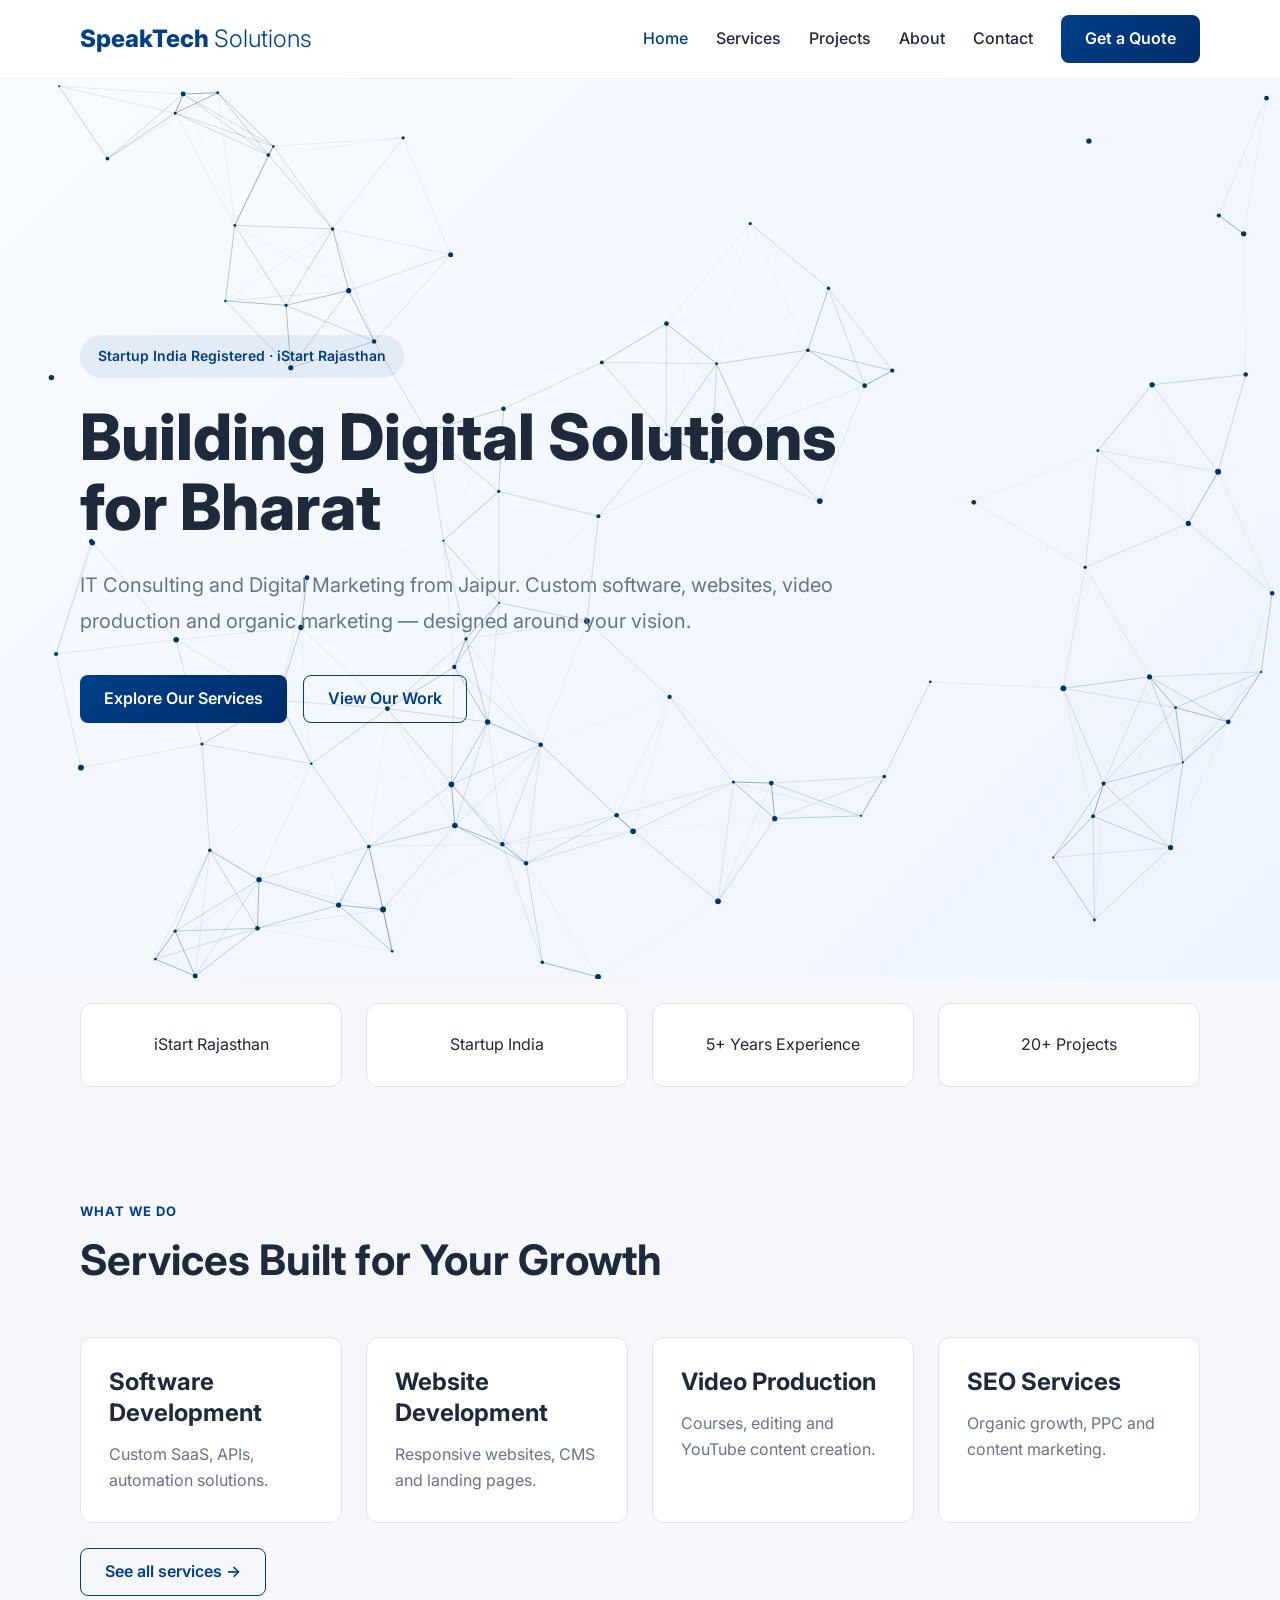
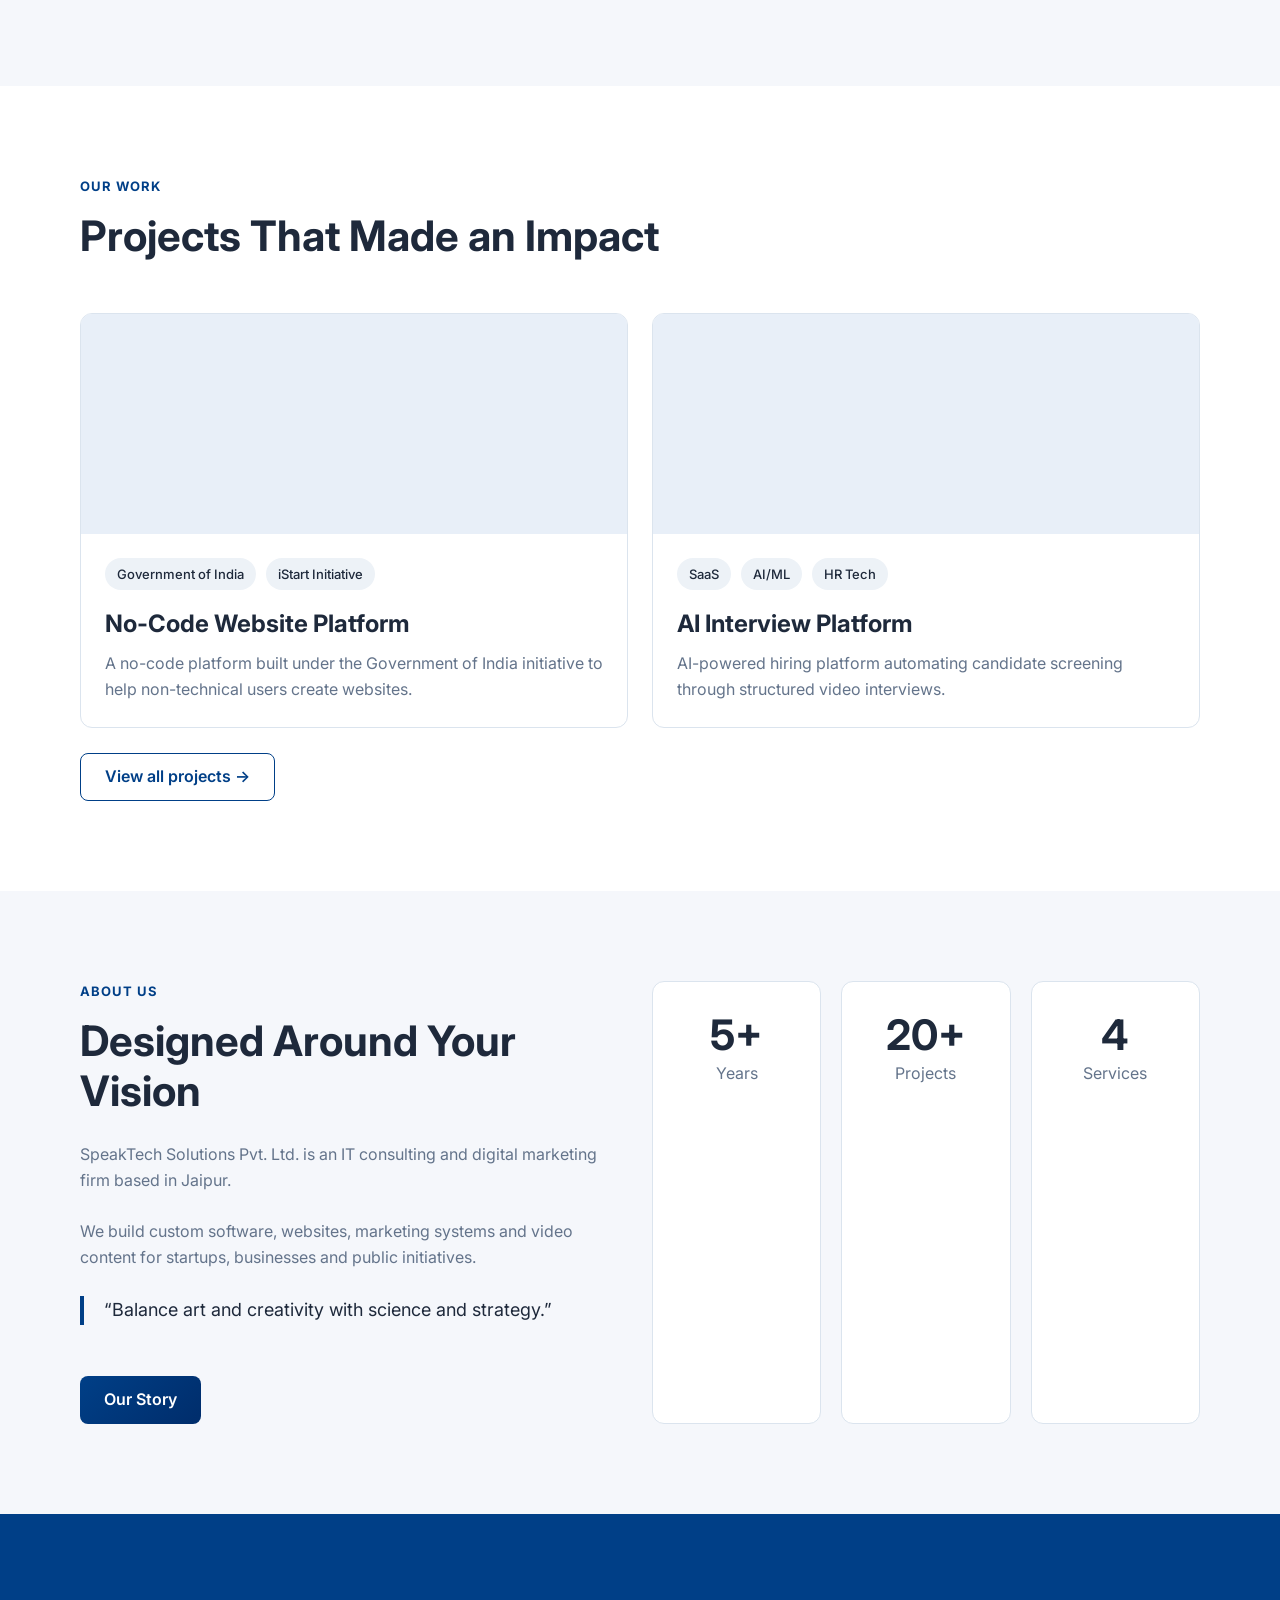
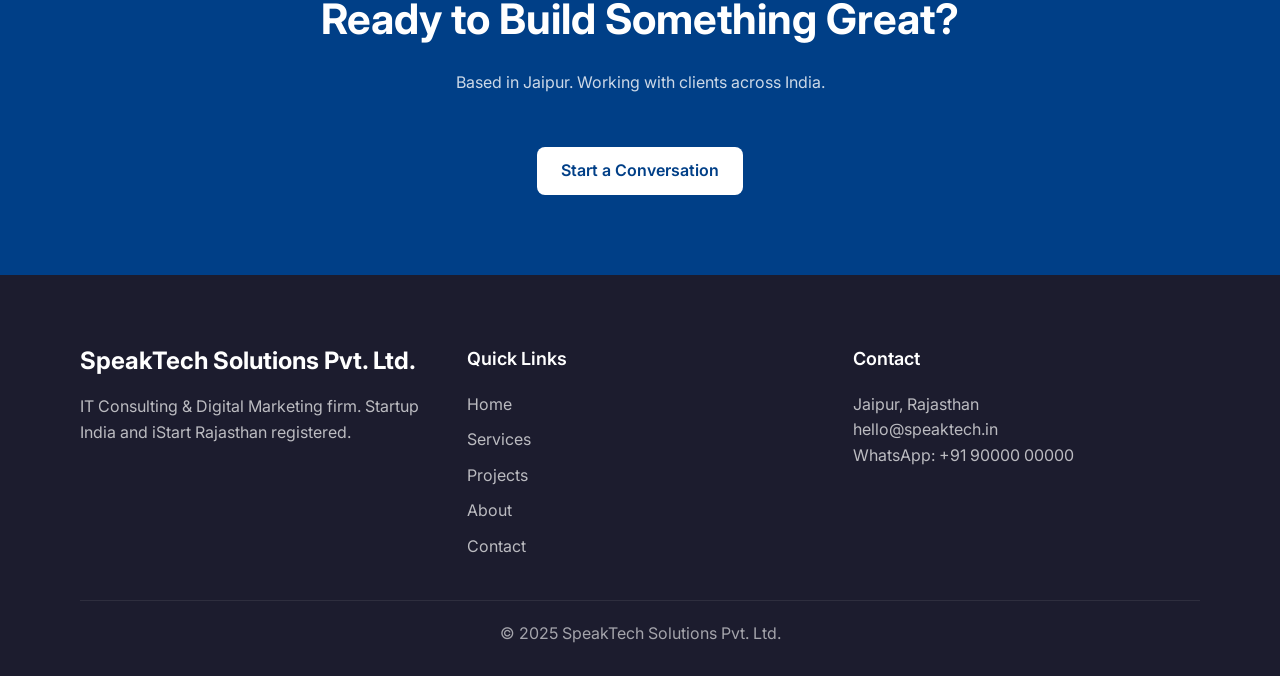
<file: index.html>
<!DOCTYPE html>
<html lang="en">

<head>

    <meta charset="UTF-8" />

    <meta
        name="viewport"
        content="width=device-width, initial-scale=1.0"
    />

    <title>
        SpeakTech Solutions | IT Consulting & Digital Marketing, Jaipur
    </title>

    <meta
        name="description"
        content="IT Consulting and Digital Marketing firm in Jaipur. Startup India and iStart registered."
    />

    <meta property="og:title" content="SpeakTech Technologies LLP | IT Consulting & Digital Marketing, Jaipur" />
    <meta property="og:description" content="IT Consulting and Digital Marketing firm in Jaipur. Custom software, websites, video production and organic marketing." />
    <meta property="og:type" content="website" />
    <meta property="og:url" content="https://speaktech-website.vercel.app" />
    <meta name="twitter:card" content="summary" />
    <meta name="robots" content="index, follow" />

    <!-- GOOGLE FONT -->
    <link rel="preconnect" href="https://fonts.googleapis.com">

    <link
        rel="preconnect"
        href="https://fonts.gstatic.com"
        crossorigin
    >

    <link
        href="https://fonts.googleapis.com/css2?family=Inter:wght@300;400;500;600;700;800;900&display=swap"
        rel="stylesheet"
    >

    <!-- CSS -->
    <link
        rel="stylesheet"
        href="css/styles.css"
    />

    <script type="application/ld+json">
    {
      "@context": "https://schema.org",
      "@type": "Organization",
      "name": "SpeakTech Technologies LLP",
      "url": "https://speaktech-website.vercel.app",
      "address": {
        "@type": "PostalAddress",
        "addressLocality": "Jaipur",
        "addressRegion": "Rajasthan",
        "addressCountry": "India"
      },
      "description": "IT Consulting and Digital Marketing firm based in Jaipur, Rajasthan. Registered with Startup India and iStart (Government of Rajasthan)."
    }
    </script>

</head>

<body>

    <!-- =========================
         NAVBAR
    ========================== -->

    <nav class="nav">

        <div class="container nav-wrapper">

            <!-- LOGO -->
            <a
                href="index.html"
                class="nav-logo"
            >
                SpeakTech
                <span>Solutions</span>
            </a>

            <!-- MENU -->
            <div class="nav-menu">

                <a
                    href="index.html"
                    class="nav-link active"
                >
                    Home
                </a>

                <a
                    href="pages/services.html"
                    class="nav-link"
                >
                    Services
                </a>

                <a
                    href="pages/projects.html"
                    class="nav-link"
                >
                    Projects
                </a>

                <a
                    href="pages/about.html"
                    class="nav-link"
                >
                    About
                </a>

                <a
                    href="pages/contact.html"
                    class="nav-link"
                >
                    Contact
                </a>

                <a
                    href="pages/contact.html"
                    class="btn-primary nav-cta"
                >
                    Get a Quote
                </a>

            </div>

            <!-- MOBILE BUTTON -->
            <button
                class="nav-hamburger"
                aria-label="Toggle Menu"
            >
                ☰
            </button>

        </div>

    </nav>

    <!-- =========================
         HERO
    ========================== -->

    <section class="hero">

        <!-- PARTICLE ANIMATION -->
        <canvas id="hero-animation"></canvas>

        <div class="container">

            <div class="hero-content">

                <div class="hero-badge">
                    Startup India Registered · iStart Rajasthan
                </div>

                <h1 class="hero-title">
                    Building Digital Solutions for Bharat
                </h1>

                <p class="hero-subtitle">
                    IT Consulting and Digital Marketing from Jaipur.
                    Custom software, websites, video production
                    and organic marketing — designed around your vision.
                </p>

                <div class="hero-cta-group">

                    <a
                        href="pages/services.html"
                        class="btn-primary"
                    >
                        Explore Our Services
                    </a>

                    <a
                        href="pages/projects.html"
                        class="btn-secondary"
                    >
                        View Our Work
                    </a>

                </div>

            </div>

        </div>

    </section>

    <!-- =========================
         TRUST STRIP
    ========================== -->

    <section class="trust-strip">

        <div class="container">

            <div class="grid-4 text-center">

                <div class="card">
                    iStart Rajasthan
                </div>

                <div class="card">
                    Startup India
                </div>

                <div class="card">
                    5+ Years Experience
                </div>

                <div class="card">
                    20+ Projects
                </div>

            </div>

        </div>

    </section>

    <!-- =========================
         SERVICES PREVIEW
    ========================== -->

    <section class="section section-alt">

        <div class="container">

            <p class="section-label">
                WHAT WE DO
            </p>

            <h2>
                Services Built for Your Growth
            </h2>

            <br /><br />

            <div class="grid-4">

                <!-- CARD -->
                <div class="card card-service">

                    <h3>
                        Software Development
                    </h3>

                    <p>
                        Custom SaaS, APIs,
                        automation solutions.
                    </p>

                </div>

                <!-- CARD -->
                <div class="card card-service">

                    <h3>
                        Website Development
                    </h3>

                    <p>
                        Responsive websites,
                        CMS and landing pages.
                    </p>

                </div>

                <!-- CARD -->
                <div class="card card-service">

                    <h3>
                        Video Production
                    </h3>

                    <p>
                        Courses, editing and
                        YouTube content creation.
                    </p>

                </div>

                <!-- CARD -->
                <div class="card card-service">

                    <h3>
                        SEO Services
                    </h3>

                    <p>
                        Organic growth, PPC
                        and content marketing.
                    </p>

                </div>

            </div>

            <br />

            <a
                href="pages/services.html"
                class="btn-secondary"
            >
                See all services →
            </a>

        </div>

    </section>

    <!-- =========================
         FEATURED PROJECTS
    ========================== -->

    <section class="section">

        <div class="container">

            <p class="section-label">
                OUR WORK
            </p>

            <h2>
                Projects That Made an Impact
            </h2>

            <br /><br />

            <div class="grid-2">

                <!-- PROJECT -->
                <div class="card-project">

                    <div class="project-image"></div>

                    <div class="project-content">

                        <div class="project-chips">

                            <span class="badge">
                                Government of India
                            </span>

                            <span class="badge">
                                iStart Initiative
                            </span>

                        </div>

                        <h3>
                            No-Code Website Platform
                        </h3>

                        <p>
                            A no-code platform built under the
                            Government of India initiative to
                            help non-technical users create websites.
                        </p>

                    </div>

                </div>

                <!-- PROJECT -->
                <div class="card-project">

                    <div class="project-image"></div>

                    <div class="project-content">

                        <div class="project-chips">

                            <span class="badge">
                                SaaS
                            </span>

                            <span class="badge">
                                AI/ML
                            </span>

                            <span class="badge">
                                HR Tech
                            </span>

                        </div>

                        <h3>
                            AI Interview Platform
                        </h3>

                        <p>
                            AI-powered hiring platform automating
                            candidate screening through structured
                            video interviews.
                        </p>

                    </div>

                </div>

            </div>

            <br />

            <a
                href="pages/projects.html"
                class="btn-secondary"
            >
                View all projects →
            </a>

        </div>

    </section>

    <!-- =========================
         ABOUT SECTION
    ========================== -->

    <section class="section section-alt">

        <div class="container grid-2">

            <!-- LEFT -->
            <div>

                <p class="section-label">
                    ABOUT US
                </p>

                <h2>
                    Designed Around Your Vision
                </h2>

                <br />

                <p>
                    SpeakTech Solutions Pvt. Ltd. is an
                    IT consulting and digital marketing
                    firm based in Jaipur.
                </p>

                <br />

                <p>
                    We build custom software, websites,
                    marketing systems and video content
                    for startups, businesses and public initiatives.
                </p>

                <br />

                <blockquote class="about-quote">

                    “Balance art and creativity with
                    science and strategy.”

                </blockquote>

                <br /><br />

                <a
                    href="pages/about.html"
                    class="btn-primary"
                >
                    Our Story
                </a>

            </div>

            <!-- RIGHT -->
            <div class="stats-grid">

                <div class="card text-center">

                    <h2>
                        5+
                    </h2>

                    <p>
                        Years
                    </p>

                </div>

                <div class="card text-center">

                    <h2>
                        20+
                    </h2>

                    <p>
                        Projects
                    </p>

                </div>

                <div class="card text-center">

                    <h2>
                        4
                    </h2>

                    <p>
                        Services
                    </p>

                </div>

            </div>

        </div>

    </section>

    <!-- =========================
         CTA
    ========================== -->

    <section class="cta-banner">

        <div class="container">

            <h2>
                Ready to Build Something Great?
            </h2>

            <br />

            <p>
                Based in Jaipur.
                Working with clients across India.
            </p>

            <br /><br />

            <a
                href="pages/contact.html"
                class="btn-secondary"
                style="
                    background:white;
                    color:#003f87;
                    border:none;
                "
            >
                Start a Conversation
            </a>

        </div>

    </section>

    <!-- =========================
         FOOTER
    ========================== -->

    <footer class="footer">

        <div class="container">

            <div class="footer-grid">

                <!-- COL 1 -->
                <div>

                    <h3>
                        SpeakTech Solutions Pvt. Ltd.
                    </h3>

                    <p>
                        IT Consulting & Digital Marketing firm.
                        Startup India and iStart Rajasthan registered.
                    </p>

                </div>

                <!-- COL 2 -->
                <div>

                    <h4>
                        Quick Links
                    </h4>

                    <div class="footer-links">

                        <a href="index.html">
                            Home
                        </a>

                        <a href="pages/services.html">
                            Services
                        </a>

                        <a href="pages/projects.html">
                            Projects
                        </a>

                        <a href="pages/about.html">
                            About
                        </a>

                        <a href="pages/contact.html">
                            Contact
                        </a>

                    </div>

                </div>

                <!-- COL 3 -->
                <div>

                    <h4>
                        Contact
                    </h4>

                    <p>
                        Jaipur, Rajasthan
                    </p>

                    <p>
                        hello@speaktech.in
                    </p>

                    <p>
                        WhatsApp: +91 90000 00000
                    </p>

                </div>

            </div>

            <!-- BOTTOM -->
            <div class="footer-bottom">

                © 2025 SpeakTech Solutions Pvt. Ltd.

            </div>

        </div>

    </footer>

    <!-- JS -->
  
    <script src="js/main.js"></script>

    <!-- HERO ANIMATION -->
    <script src="js/hero-animation.js"></script>

</body>

</html>
</file>
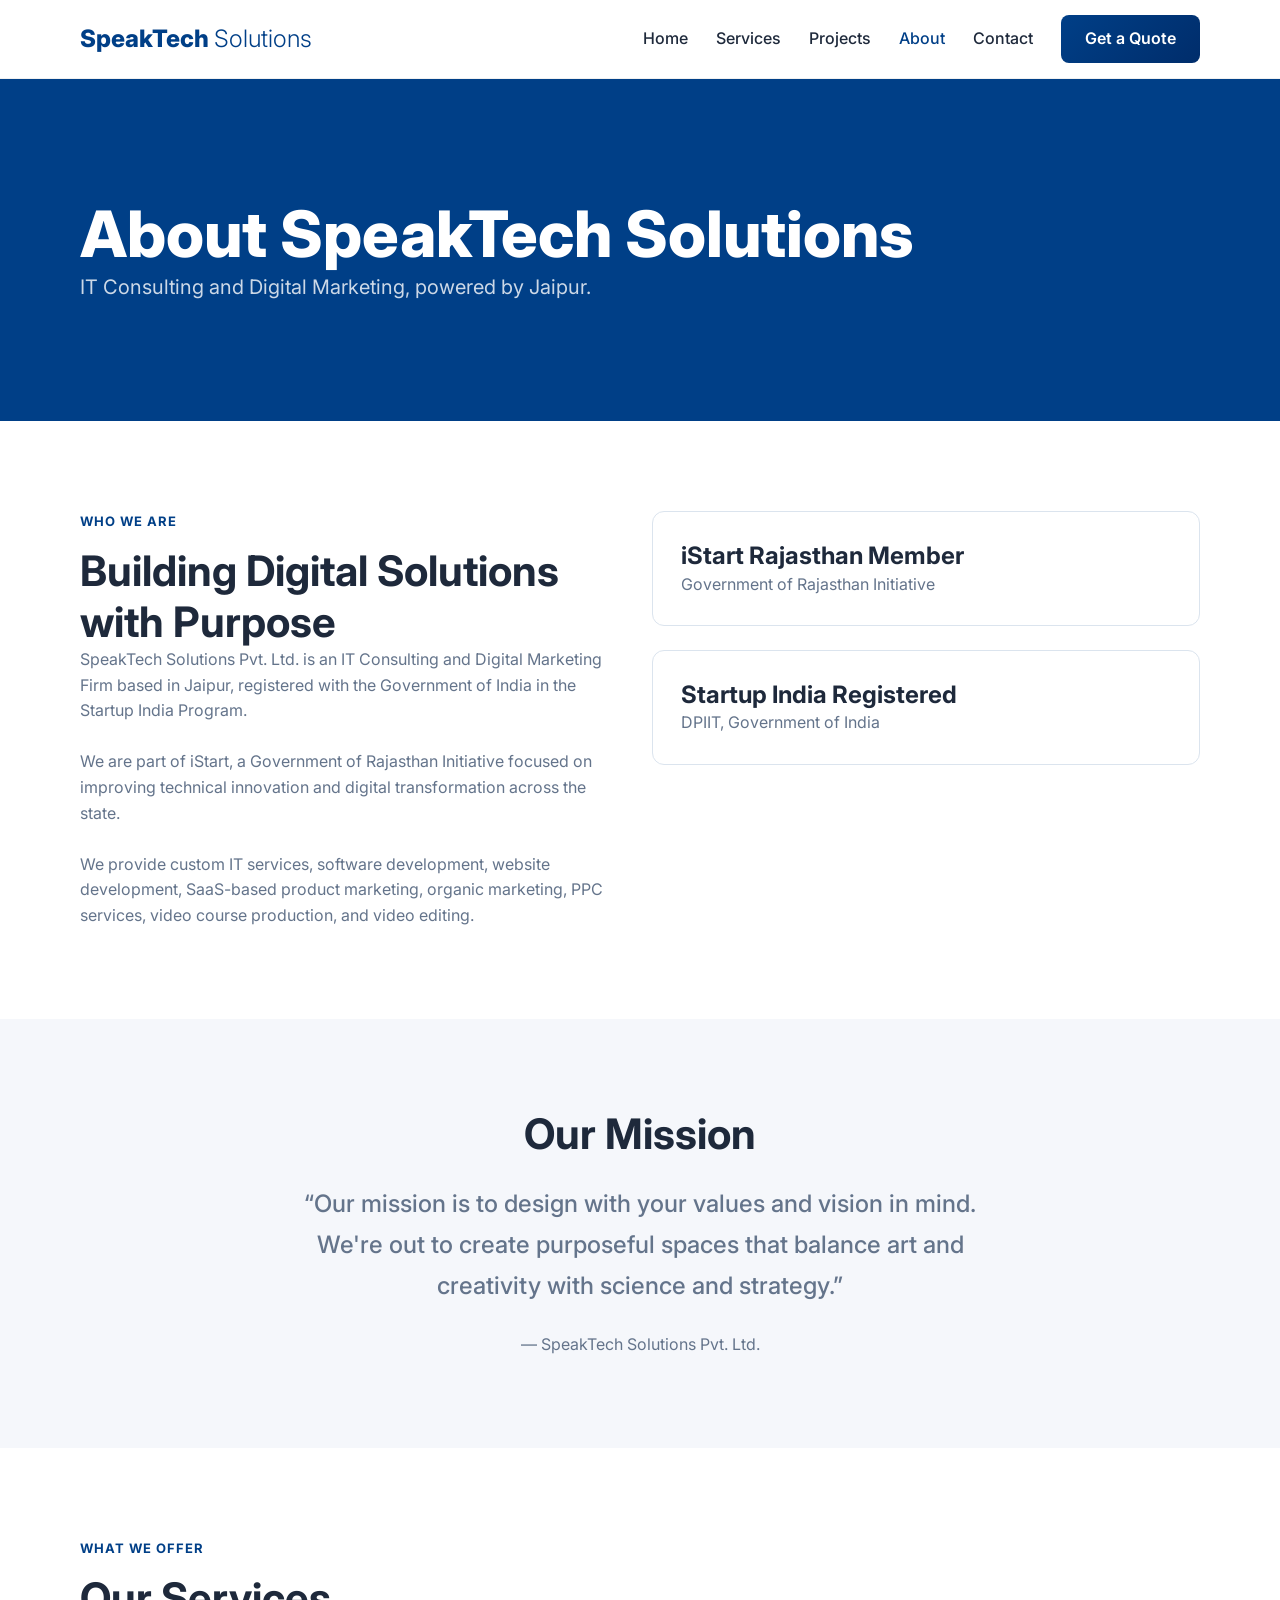
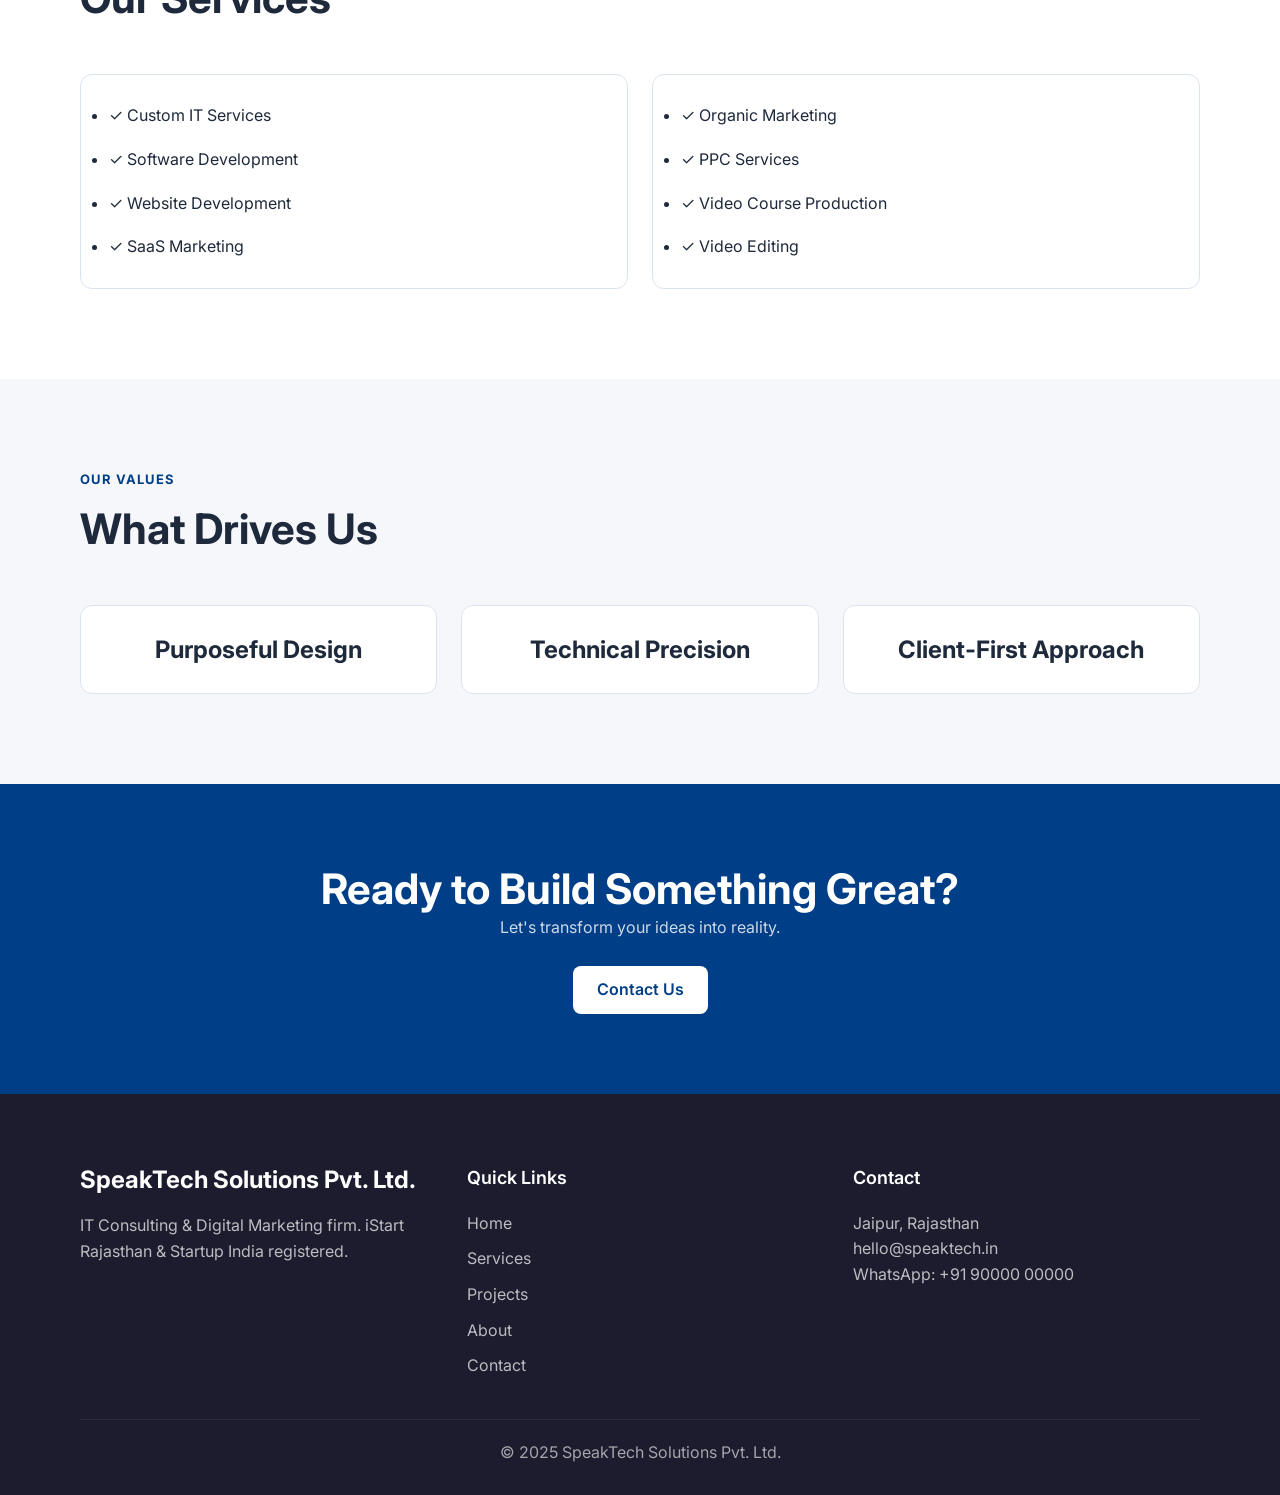
<file: pages/about.html>
<!DOCTYPE html>
<html lang="en">

<head>
  <meta charset="UTF-8" />

  <meta
    name="viewport"
    content="width=device-width, initial-scale=1.0"
  />

  <title>
    About Us | SpeakTech Solutions
  </title>

  <meta
    name="description"
    content="Learn about SpeakTech Solutions Pvt. Ltd. — IT Consulting and Digital Marketing firm based in Jaipur."
  />

  <meta property="og:title" content="About Us | SpeakTech Technologies LLP" />
  <meta property="og:description" content="Learn about SpeakTech Technologies LLP — IT Consulting and Digital Marketing firm based in Jaipur, Rajasthan." />
  <meta property="og:type" content="website" />
  <meta property="og:url" content="https://speaktech-website.vercel.app/pages/about.html" />
  <meta name="twitter:card" content="summary" />
  <meta name="robots" content="index, follow" />

  <!-- GOOGLE FONTS -->
  <link rel="preconnect" href="https://fonts.googleapis.com">
  <link rel="preconnect" href="https://fonts.gstatic.com" crossorigin>
  <link href="https://fonts.googleapis.com/css2?family=Inter:wght@300;400;500;600;700;800;900&display=swap" rel="stylesheet">

  <link
    rel="stylesheet"
    href="../css/styles.css"
  />
</head>

<body>

  <!-- NAVBAR -->
  <nav class="nav">

    <div class="container nav-wrapper">

      <a
        href="../index.html"
        class="nav-logo"
      >
        SpeakTech
        <span>Solutions</span>
      </a>

      <div class="nav-menu">

        <a
          href="../index.html"
          class="nav-link"
        >
          Home
        </a>

        <a
          href="services.html"
          class="nav-link"
        >
          Services
        </a>

        <a
          href="projects.html"
          class="nav-link"
        >
          Projects
        </a>

        <a
          href="about.html"
          class="nav-link active"
        >
          About
        </a>

        <a
          href="contact.html"
          class="nav-link"
        >
          Contact
        </a>

        <a
          href="contact.html"
          class="btn-primary nav-cta"
        >
          Get a Quote
        </a>

      </div>

      <button
        class="nav-hamburger"
        aria-label="Toggle Menu"
      >
        ☰
      </button>

    </div>

  </nav>

  <!-- HERO -->
  <section class="page-hero">

    <div class="container">

      <h1>
        About SpeakTech Solutions
      </h1>

      <p class="hero-subtitle">
        IT Consulting and Digital Marketing,
        powered by Jaipur.
      </p>

    </div>

  </section>

  <!-- STORY -->
  <section class="section">

    <div class="container">

      <div class="grid-2">

        <!-- LEFT -->
        <div>

          <p class="section-label">
            WHO WE ARE
          </p>

          <h2>
            Building Digital Solutions with Purpose
          </h2>

          <p>
            SpeakTech Solutions Pvt. Ltd. is an
            IT Consulting and Digital Marketing
            Firm based in Jaipur, registered
            with the Government of India in the
            Startup India Program.
          </p>

          <br />

          <p>
            We are part of iStart, a Government
            of Rajasthan Initiative focused on
            improving technical innovation and
            digital transformation across the state.
          </p>

          <br />

          <p>
            We provide custom IT services,
            software development, website
            development, SaaS-based product
            marketing, organic marketing,
            PPC services, video course
            production, and video editing.
          </p>

        </div>

        <!-- RIGHT -->
        <div
          style="
            display:flex;
            flex-direction:column;
            gap:24px;
          "
        >

          <div class="card">

            <h3>
              iStart Rajasthan Member
            </h3>

            <p>
              Government of Rajasthan Initiative
            </p>

          </div>

          <div class="card">

            <h3>
              Startup India Registered
            </h3>

            <p>
              DPIIT, Government of India
            </p>

          </div>

        </div>

      </div>

    </div>

  </section>

  <!-- MISSION -->
  <section class="section section-alt">

    <div class="container">

      <div
        style="
          max-width:720px;
          margin:auto;
          text-align:center;
        "
      >

        <h2>
          Our Mission
        </h2>

        <br />

        <p
          style="
            font-size:24px;
            line-height:1.7;
            font-weight:500;
          "
        >
          “Our mission is to design with your
          values and vision in mind. We're out
          to create purposeful spaces that
          balance art and creativity with
          science and strategy.”
        </p>

        <br />

        <p>
          — SpeakTech Solutions Pvt. Ltd.
        </p>

      </div>

    </div>

  </section>

  <!-- SERVICES -->
  <section class="section">

    <div class="container">

      <p class="section-label">
        WHAT WE OFFER
      </p>

      <h2>
        Our Services
      </h2>

      <br /><br />

      <div class="grid-2">

        <div class="card">

          <ul
            style="
              display:flex;
              flex-direction:column;
              gap:18px;
            "
          >

            <li>✓ Custom IT Services</li>

            <li>✓ Software Development</li>

            <li>✓ Website Development</li>

            <li>✓ SaaS Marketing</li>

          </ul>

        </div>

        <div class="card">

          <ul
            style="
              display:flex;
              flex-direction:column;
              gap:18px;
            "
          >

            <li>✓ Organic Marketing</li>

            <li>✓ PPC Services</li>

            <li>✓ Video Course Production</li>

            <li>✓ Video Editing</li>

          </ul>

        </div>

      </div>

    </div>

  </section>

  <!-- VALUES -->
  <section class="section section-alt">

    <div class="container">

      <p class="section-label">
        OUR VALUES
      </p>

      <h2>
        What Drives Us
      </h2>

      <br /><br />

      <div class="grid-3">

        <div class="card text-center">

          <h3>
            Purposeful Design
          </h3>

        </div>

        <div class="card text-center">

          <h3>
            Technical Precision
          </h3>

        </div>

        <div class="card text-center">

          <h3>
            Client-First Approach
          </h3>

        </div>

      </div>

    </div>

  </section>

  <!-- CTA -->
  <section class="cta-banner">

    <div class="container">

      <h2>
        Ready to Build Something Great?
      </h2>

      <p>
        Let's transform your ideas into reality.
      </p>

      <br />

      <a
        href="contact.html"
        class="btn-secondary"
        style="
          background:white;
          color:#003f87;
          border:none;
        "
      >
        Contact Us
      </a>

    </div>

  </section>

  <!-- FOOTER -->
  <footer class="footer">

    <div class="container">

      <div class="footer-grid">

        <div>

          <h3>
            SpeakTech Solutions Pvt. Ltd.
          </h3>

          <p>
            IT Consulting & Digital Marketing firm.
            iStart Rajasthan & Startup India registered.
          </p>

        </div>

        <div>

          <h4>
            Quick Links
          </h4>

          <div class="footer-links">

            <a href="../index.html">
              Home
            </a>

            <a href="services.html">
              Services
            </a>

            <a href="projects.html">
              Projects
            </a>

            <a href="about.html">
              About
            </a>

            <a href="contact.html">
              Contact
            </a>

          </div>

        </div>

        <div>

          <h4>
            Contact
          </h4>

          <p>
            Jaipur, Rajasthan
          </p>

          <p>
            hello@speaktech.in
          </p>

          <p>
            WhatsApp: +91 90000 00000
          </p>

        </div>

      </div>

      <div class="footer-bottom">
        © 2025 SpeakTech Solutions Pvt. Ltd.
      </div>

    </div>

  </footer>

  
  <script src="../js/main.js"></script>

</body>

</html>
</file>
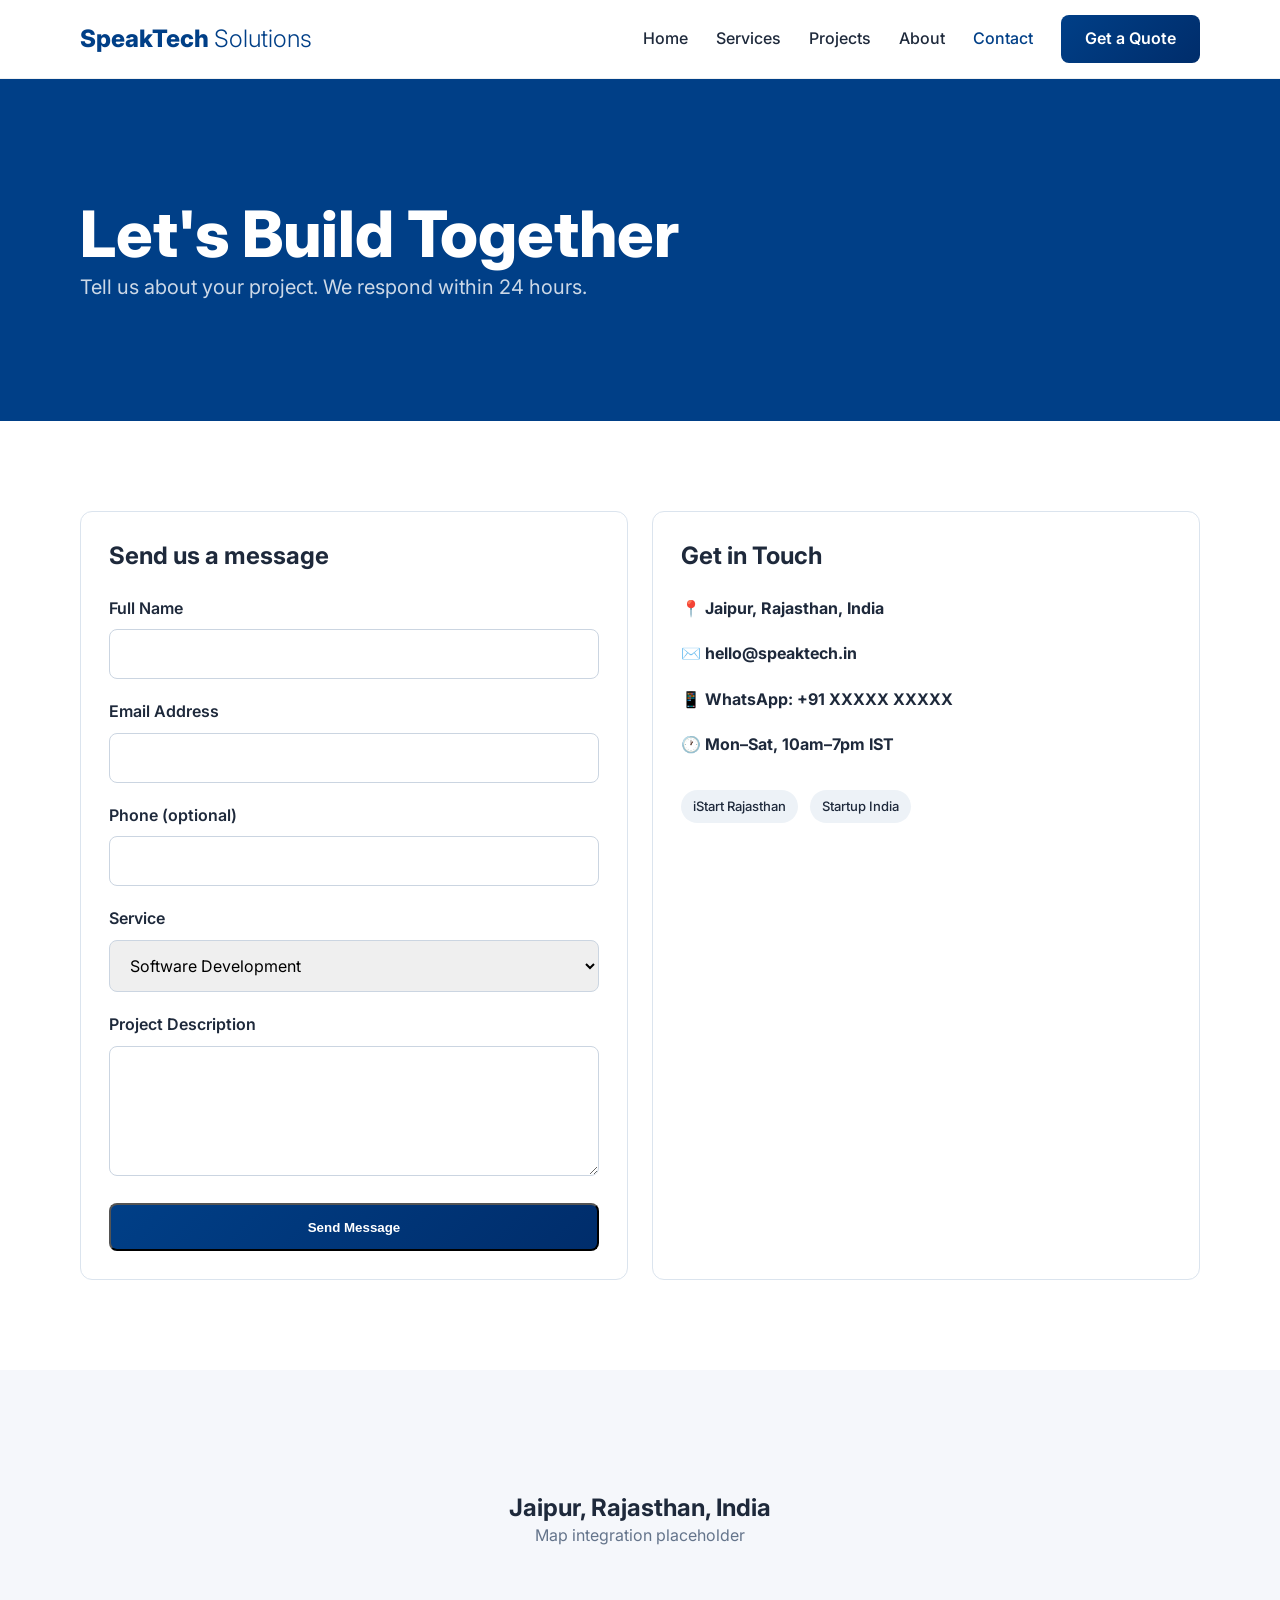
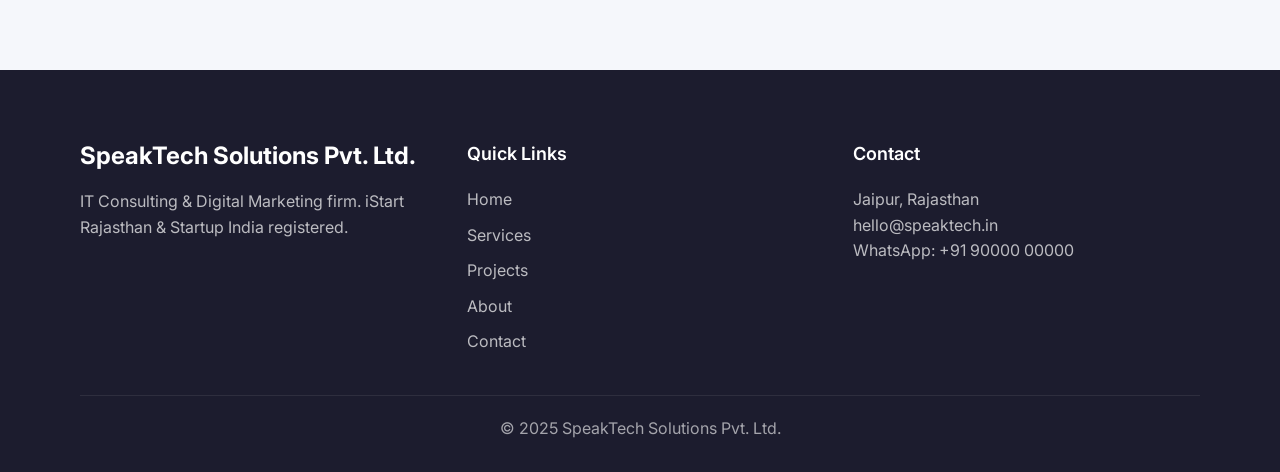
<file: pages/contact.html>
<!DOCTYPE html>
<html lang="en">
<head>
  <meta charset="UTF-8" />
  <meta name="viewport" content="width=device-width, initial-scale=1.0" />

  <title>Contact Us | SpeakTech Solutions</title>

  <meta
    name="description"
    content="Contact SpeakTech Solutions for IT consulting, software development, websites, SEO, and digital solutions."
  />

  <meta property="og:title" content="Contact Us | SpeakTech Technologies LLP" />
  <meta property="og:description" content="Contact SpeakTech Technologies LLP for IT consulting, software development, websites, SEO, and digital solutions." />
  <meta property="og:type" content="website" />
  <meta property="og:url" content="https://speaktech-website.vercel.app/pages/contact.html" />
  <meta name="twitter:card" content="summary" />
  <meta name="robots" content="index, follow" />

  <!-- GOOGLE FONTS -->
  <link rel="preconnect" href="https://fonts.googleapis.com">
  <link rel="preconnect" href="https://fonts.gstatic.com" crossorigin>
  <link href="https://fonts.googleapis.com/css2?family=Inter:wght@300;400;500;600;700;800;900&display=swap" rel="stylesheet">

  <link rel="stylesheet" href="../css/styles.css" />
</head>

<body>

  <!-- NAVBAR -->
  <nav class="nav">
    <div class="container nav-wrapper">

      <a href="../index.html" class="nav-logo">
        SpeakTech <span>Solutions</span>
      </a>

      <div class="nav-menu">
        <a href="../index.html" class="nav-link">Home</a>

        <a href="services.html" class="nav-link">
          Services
        </a>

        <a href="projects.html" class="nav-link">
          Projects
        </a>

        <a href="about.html" class="nav-link">
          About
        </a>

        <a
          href="contact.html"
          class="nav-link active"
        >
          Contact
        </a>

        <a
          href="contact.html"
          class="btn-primary nav-cta"
        >
          Get a Quote
        </a>
      </div>

      <button
        class="nav-hamburger"
        aria-label="Toggle Navigation"
      >
        ☰
      </button>

    </div>
  </nav>

  <!-- HERO -->
  <section class="page-hero">

    <div class="container">

      <h1>Let's Build Together</h1>

      <p class="hero-subtitle">
        Tell us about your project.
        We respond within 24 hours.
      </p>

    </div>

  </section>

  <!-- CONTACT SECTION -->
  <section class="section">

    <div class="container">

      <div class="grid-2">

        <!-- FORM -->
        <div class="card">

          <h3 style="margin-bottom: 24px;">
            Send us a message
          </h3>

          <form class="contact-form">

            <div class="form-group">

              <label class="form-label" for="fullname">
                Full Name
              </label>

              <input
                type="text"
                id="fullname"
                class="form-input"
                required
              />

            </div>

            <div class="form-group">

              <label class="form-label" for="email">
                Email Address
              </label>

              <input
                type="email"
                id="email"
                class="form-input"
                required
              />

            </div>

            <div class="form-group">

              <label class="form-label" for="phone">
                Phone (optional)
              </label>

              <input
                type="tel"
                id="phone"
                class="form-input"
              />

            </div>

            <div class="form-group">

              <label class="form-label" for="service">
                Service
              </label>

              <select
                id="service"
                class="form-select"
              >
                <option>Software Development</option>
                <option>Website Development</option>
                <option>Video Production</option>
                <option>SEO Services</option>
                <option>Other</option>
              </select>

            </div>

            <div class="form-group">

              <label
                class="form-label"
                for="description"
              >
                Project Description
              </label>

              <textarea
                id="description"
                rows="5"
                class="form-textarea"
                required
              ></textarea>

            </div>

            <button
              type="submit"
              class="btn-primary"
              style="width: 100%;"
            >
              Send Message
            </button>

          </form>

        </div>

        <!-- CONTACT INFO -->
        <div class="card">

          <h3 style="margin-bottom: 24px;">
            Get in Touch
          </h3>

          <div
            style="
              display: flex;
              flex-direction: column;
              gap: 20px;
            "
          >

            <div>
              <strong>📍 Jaipur, Rajasthan, India</strong>
            </div>

            <div>
              <strong>✉️ hello@speaktech.in</strong>
            </div>

            <div>
              <strong>📱 WhatsApp: +91 XXXXX XXXXX</strong>
            </div>

            <div>
              <strong>🕐 Mon–Sat, 10am–7pm IST</strong>
            </div>

          </div>

          <div
            style="
              display: flex;
              gap: 12px;
              margin-top: 32px;
            "
          >

            <span class="badge">
              iStart Rajasthan
            </span>

            <span class="badge">
              Startup India
            </span>

          </div>

        </div>

      </div>

    </div>

  </section>

  <!-- MAP PLACEHOLDER -->
  <section
    class="section-alt"
    style="
      height: 300px;
      display: flex;
      align-items: center;
      justify-content: center;
      text-align: center;
    "
  >

    <div>

      <h3>Jaipur, Rajasthan, India</h3>

      <p>
        Map integration placeholder
      </p>

    </div>

  </section>

  <!-- CTA -->
  

  <!-- FOOTER -->
  <footer class="footer">

    <div class="container">

      <div class="footer-grid">

        <div>

          <h3>
            SpeakTech Solutions Pvt. Ltd.
          </h3>

          <p>
            IT Consulting & Digital Marketing firm.
            iStart Rajasthan & Startup India registered.
          </p>

        </div>

        <div>

          <h4>Quick Links</h4>

          <div class="footer-links">

            <a href="../index.html">Home</a>

            <a href="services.html">
              Services
            </a>

            <a href="projects.html">
              Projects
            </a>

            <a href="about.html">
              About
            </a>

            <a href="contact.html">
              Contact
            </a>

          </div>

        </div>

        <div>

          <h4>Contact</h4>

          <p>Jaipur, Rajasthan</p>

          <p>hello@speaktech.in</p>

          <p>WhatsApp: +91 90000 00000</p>

        </div>

      </div>

      <div class="footer-bottom">
        © 2025 SpeakTech Solutions Pvt. Ltd.
      </div>

    </div>

  </footer>

 
  <script src="../js/main.js"></script>

</body>
</html>
</file>
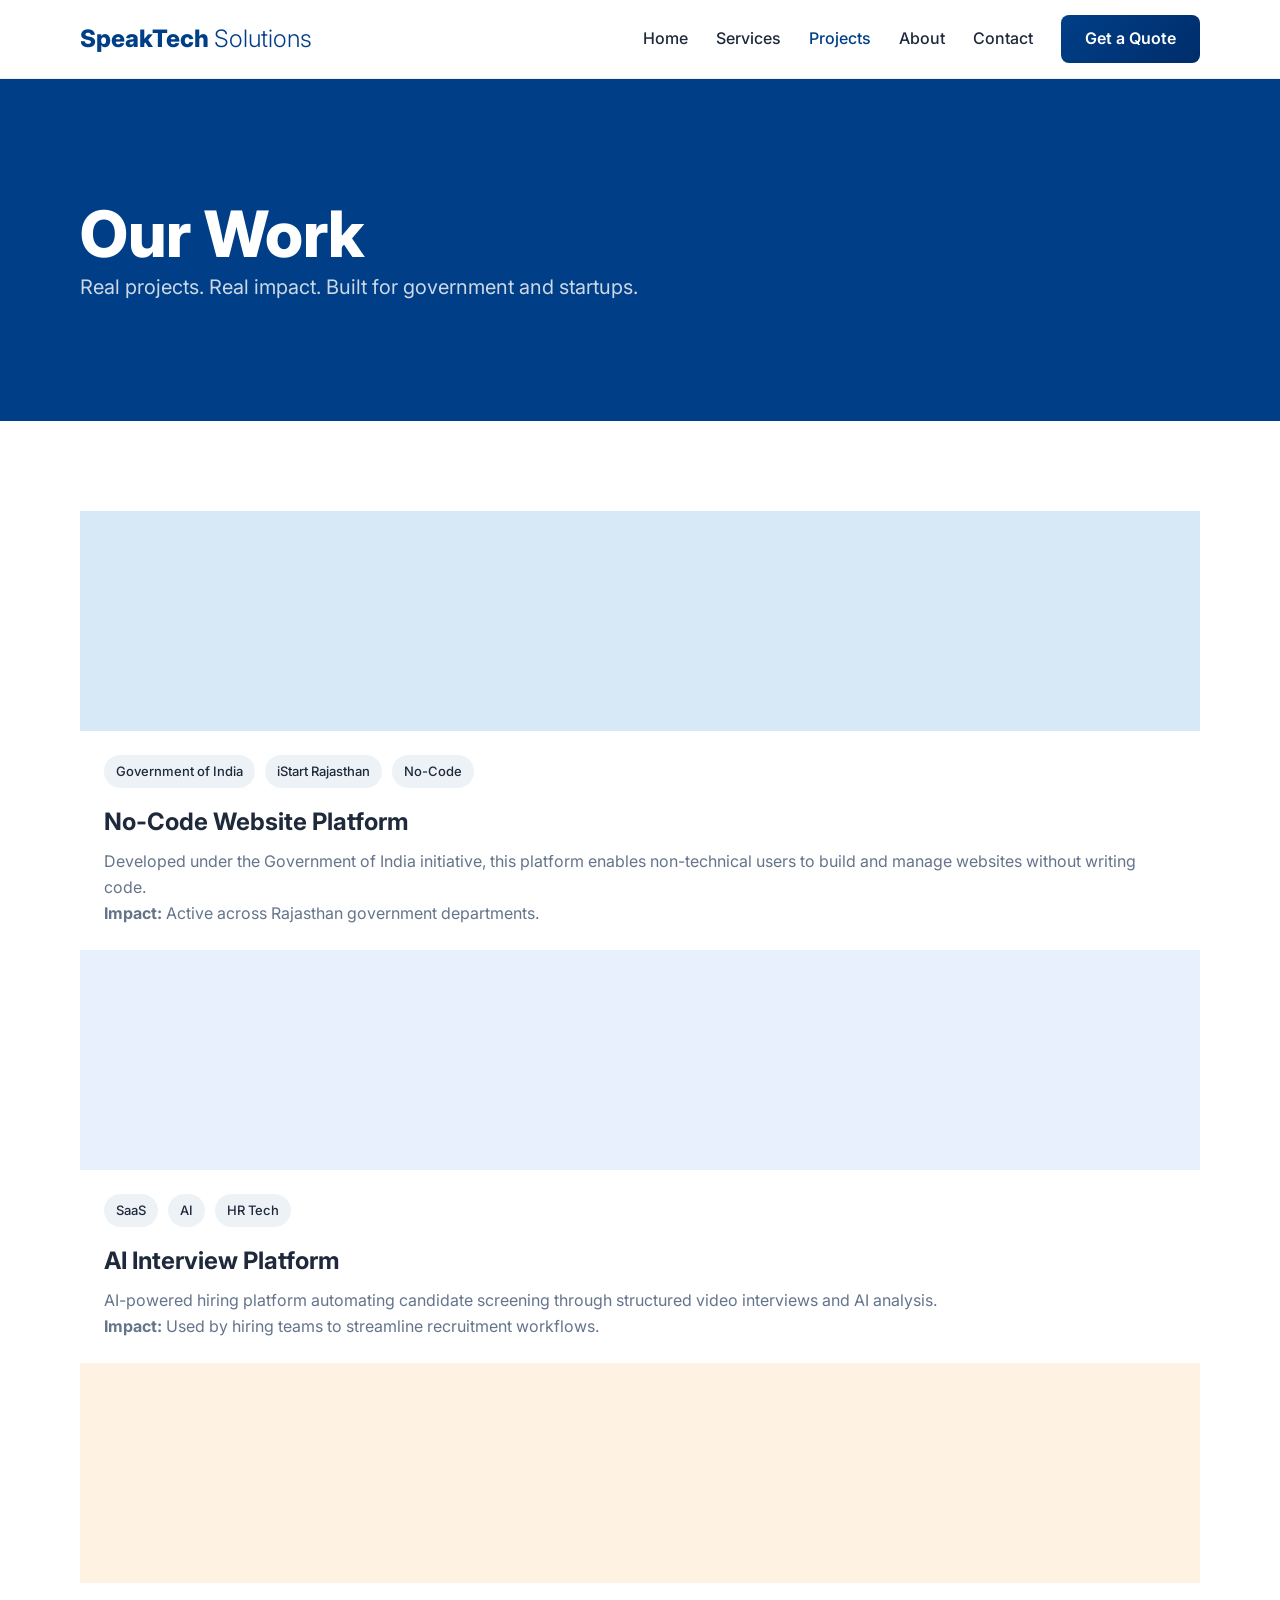
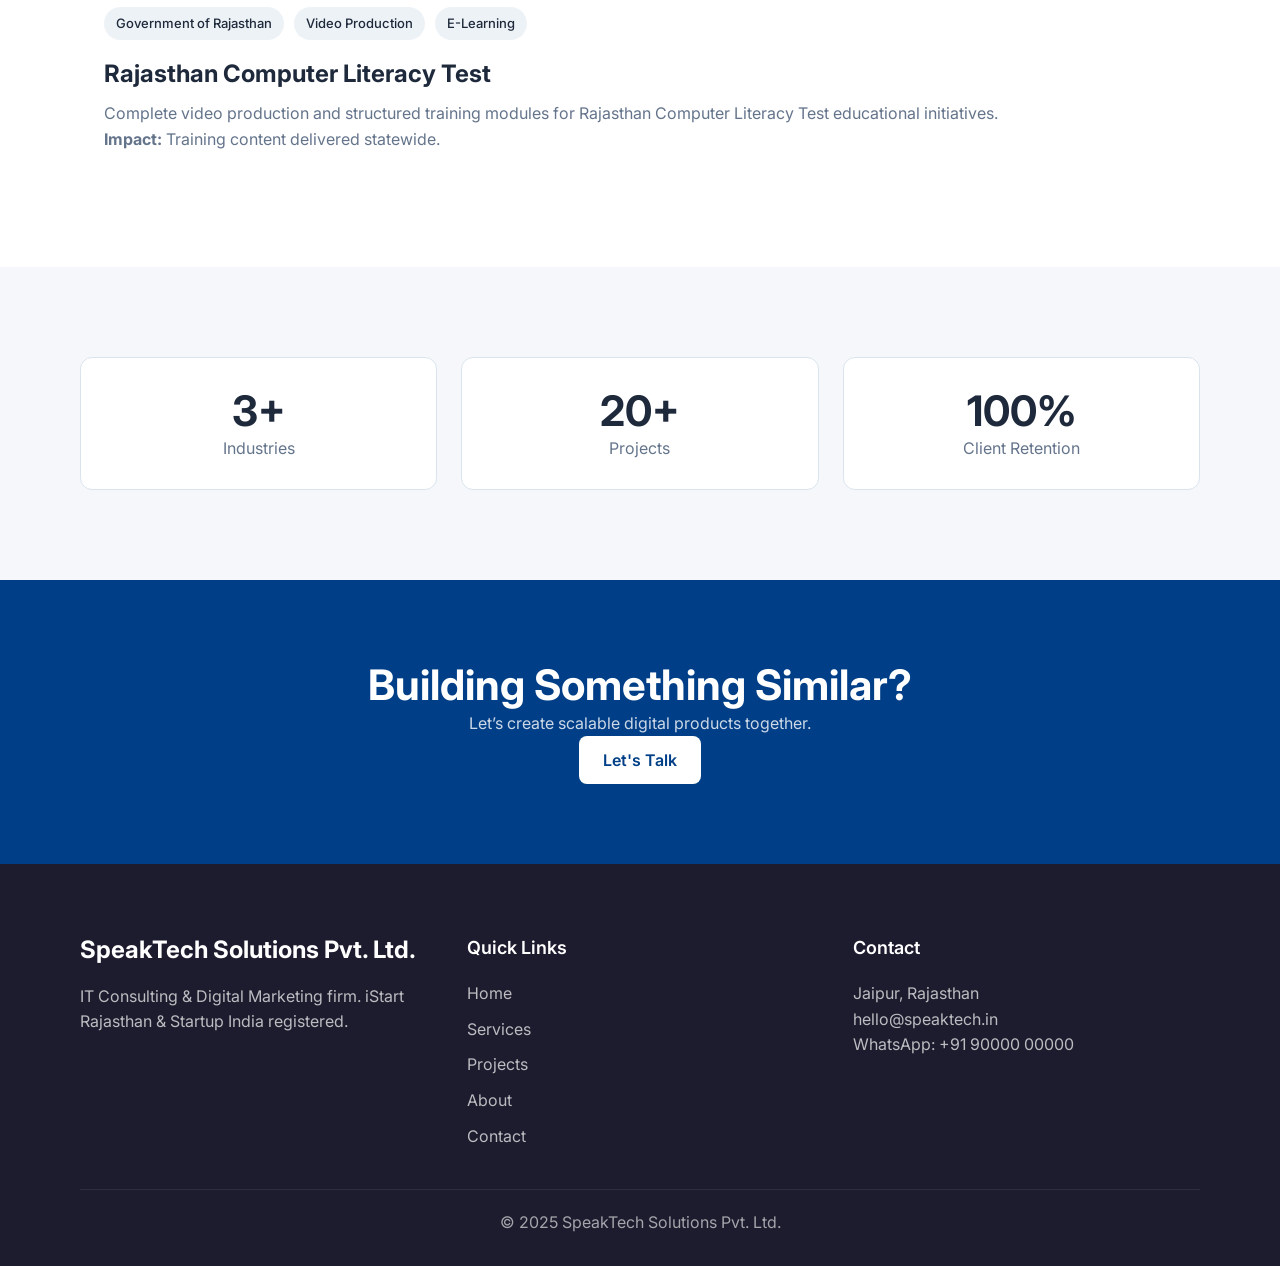
<file: pages/projects.html>
<!DOCTYPE html>
<html lang="en">

<head>

  <meta charset="UTF-8" />

  <meta
    name="viewport"
    content="width=device-width, initial-scale=1.0"
  />

  <title>
    Our Projects | SpeakTech Solutions
  </title>

  <meta
    name="description"
    content="Explore projects by SpeakTech Solutions including AI platforms, government initiatives and SaaS systems."
  />

  <meta property="og:title" content="Our Projects | SpeakTech Technologies LLP" />
  <meta property="og:description" content="Explore projects by SpeakTech Technologies LLP including AI platforms, government initiatives and SaaS systems." />
  <meta property="og:type" content="website" />
  <meta property="og:url" content="https://speaktech-website.vercel.app/pages/projects.html" />
  <meta name="twitter:card" content="summary" />
  <meta name="robots" content="index, follow" />

  <!-- GOOGLE FONTS -->
  <link rel="preconnect" href="https://fonts.googleapis.com">
  <link rel="preconnect" href="https://fonts.gstatic.com" crossorigin>
  <link href="https://fonts.googleapis.com/css2?family=Inter:wght@300;400;500;600;700;800;900&display=swap" rel="stylesheet">

  <link
    rel="stylesheet"
    href="../css/styles.css"
  />

</head>

<body>

  <!-- NAVBAR -->
  <nav class="nav">

    <div class="container nav-wrapper">

      <a
        href="../index.html"
        class="nav-logo"
      >
        SpeakTech
        <span>Solutions</span>
      </a>

      <div class="nav-menu">

        <a
          href="../index.html"
          class="nav-link"
        >
          Home
        </a>

        <a
          href="services.html"
          class="nav-link"
        >
          Services
        </a>

        <a
          href="projects.html"
          class="nav-link active"
        >
          Projects
        </a>

        <a
          href="about.html"
          class="nav-link"
        >
          About
        </a>

        <a
          href="contact.html"
          class="nav-link"
        >
          Contact
        </a>

        <a
          href="contact.html"
          class="btn-primary nav-cta"
        >
          Get a Quote
        </a>

      </div>

      <button
        class="nav-hamburger"
        aria-label="Toggle Menu"
      >
        ☰
      </button>

    </div>

  </nav>

  <!-- HERO -->
  <section class="page-hero">

    <div class="container">

      <h1>
        Our Work
      </h1>

      <p class="hero-subtitle">
        Real projects. Real impact.
        Built for government and startups.
      </p>

    </div>

  </section>

  <!-- PROJECTS -->
  <section class="section">

    <div class="container">

      <!-- PROJECT 1 -->
      <div class="project-card">

        <div
          class="project-image"
          style="background:#d7e8f7;"
        ></div>

        <div class="project-content">

          <div class="project-chips">

            <span class="badge">
              Government of India
            </span>

            <span class="badge">
              iStart Rajasthan
            </span>

            <span class="badge">
              No-Code
            </span>

          </div>

          <h3>
            No-Code Website Platform
          </h3>

          <p>
            Developed under the Government of India
            initiative, this platform enables
            non-technical users to build and
            manage websites without writing code.
          </p>

          <p>
            <strong>Impact:</strong>
            Active across Rajasthan government
            departments.
          </p>

        </div>

      </div>

      <!-- PROJECT 2 -->
      <div class="project-card">

        <div
          class="project-image"
          style="background:#e8f0fe;"
        ></div>

        <div class="project-content">

          <div class="project-chips">

            <span class="badge">
              SaaS
            </span>

            <span class="badge">
              AI
            </span>

            <span class="badge">
              HR Tech
            </span>

          </div>

          <h3>
            AI Interview Platform
          </h3>

          <p>
            AI-powered hiring platform automating
            candidate screening through structured
            video interviews and AI analysis.
          </p>

          <p>
            <strong>Impact:</strong>
            Used by hiring teams to streamline
            recruitment workflows.
          </p>

        </div>

      </div>

      <!-- PROJECT 3 -->
      <div class="project-card">

        <div
          class="project-image"
          style="background:#fef3e2;"
        ></div>

        <div class="project-content">

          <div class="project-chips">

            <span class="badge">
              Government of Rajasthan
            </span>

            <span class="badge">
              Video Production
            </span>

            <span class="badge">
              E-Learning
            </span>

          </div>

          <h3>
            Rajasthan Computer Literacy Test
          </h3>

          <p>
            Complete video production and structured
            training modules for Rajasthan Computer
            Literacy Test educational initiatives.
          </p>

          <p>
            <strong>Impact:</strong>
            Training content delivered statewide.
          </p>

        </div>

      </div>

    </div>

  </section>

  <!-- STATS -->
  <section class="section section-alt">

    <div class="container">

      <div class="grid-3">

        <div class="card text-center">

          <h2>3+</h2>

          <p>
            Industries
          </p>

        </div>

        <div class="card text-center">

          <h2>20+</h2>

          <p>
            Projects
          </p>

        </div>

        <div class="card text-center">

          <h2>100%</h2>

          <p>
            Client Retention
          </p>

        </div>

      </div>

    </div>

  </section>

  <!-- CTA -->
  <section class="cta-banner">

    <div class="container">

      <h2>
        Building Something Similar?
      </h2>

      <p>
        Let’s create scalable digital
        products together.
      </p>

      <a
        href="contact.html"
        class="btn-secondary"
        style="
          background:white;
          color:#003f87;
          border:none;
        "
      >
        Let's Talk
      </a>

    </div>

  </section>

  <!-- FOOTER -->
  <footer class="footer">

    <div class="container">

      <div class="footer-grid">

        <div>

          <h3>
            SpeakTech Solutions Pvt. Ltd.
          </h3>

          <p>
            IT Consulting & Digital Marketing firm.
            iStart Rajasthan & Startup India registered.
          </p>

        </div>

        <div>

          <h4>
            Quick Links
          </h4>

          <div class="footer-links">

            <a href="../index.html">
              Home
            </a>

            <a href="services.html">
              Services
            </a>

            <a href="projects.html">
              Projects
            </a>

            <a href="about.html">
              About
            </a>

            <a href="contact.html">
              Contact
            </a>

          </div>

        </div>

        <div>

          <h4>
            Contact
          </h4>

          <p>
            Jaipur, Rajasthan
          </p>

          <p>
            hello@speaktech.in
          </p>

          <p>
            WhatsApp: +91 90000 00000
          </p>

        </div>

      </div>

      <div class="footer-bottom">
        © 2025 SpeakTech Solutions Pvt. Ltd.
      </div>

    </div>

  </footer>


  <script src="../js/main.js"></script>

</body>

</html>
</file>
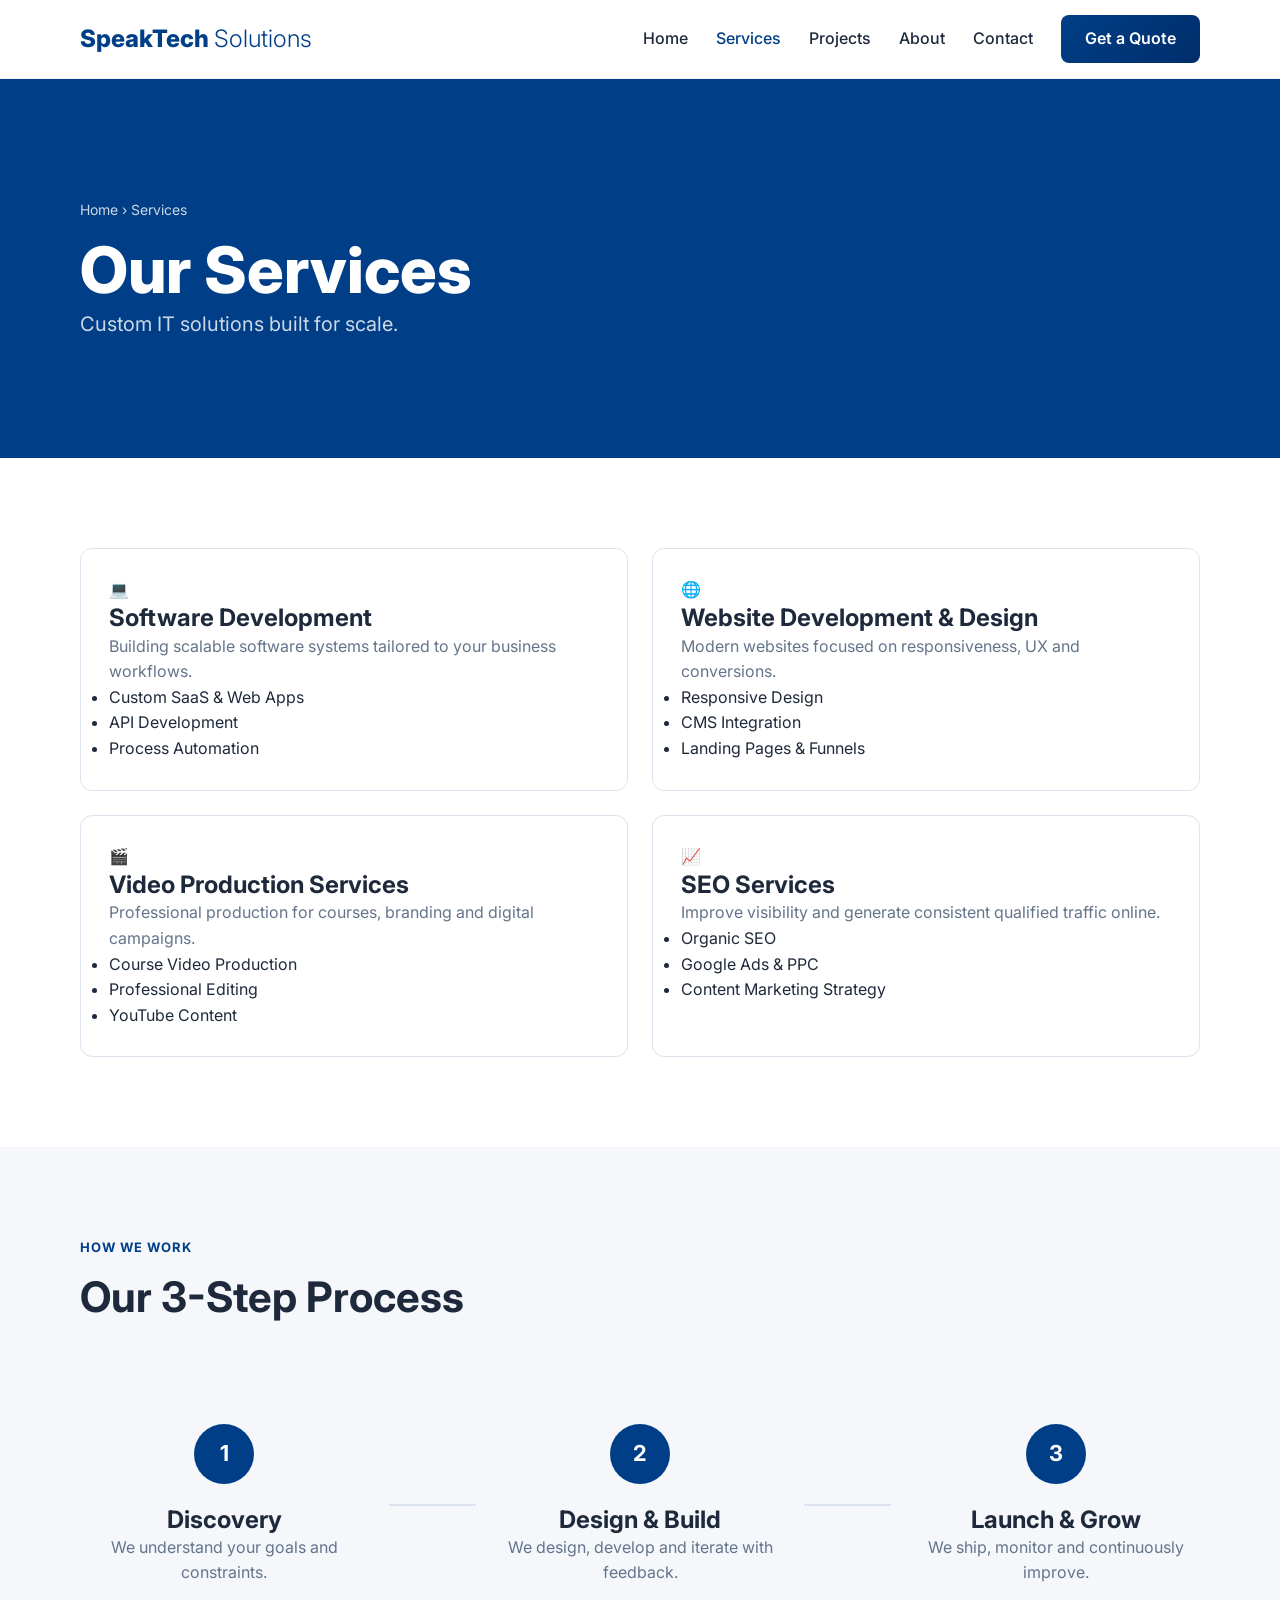
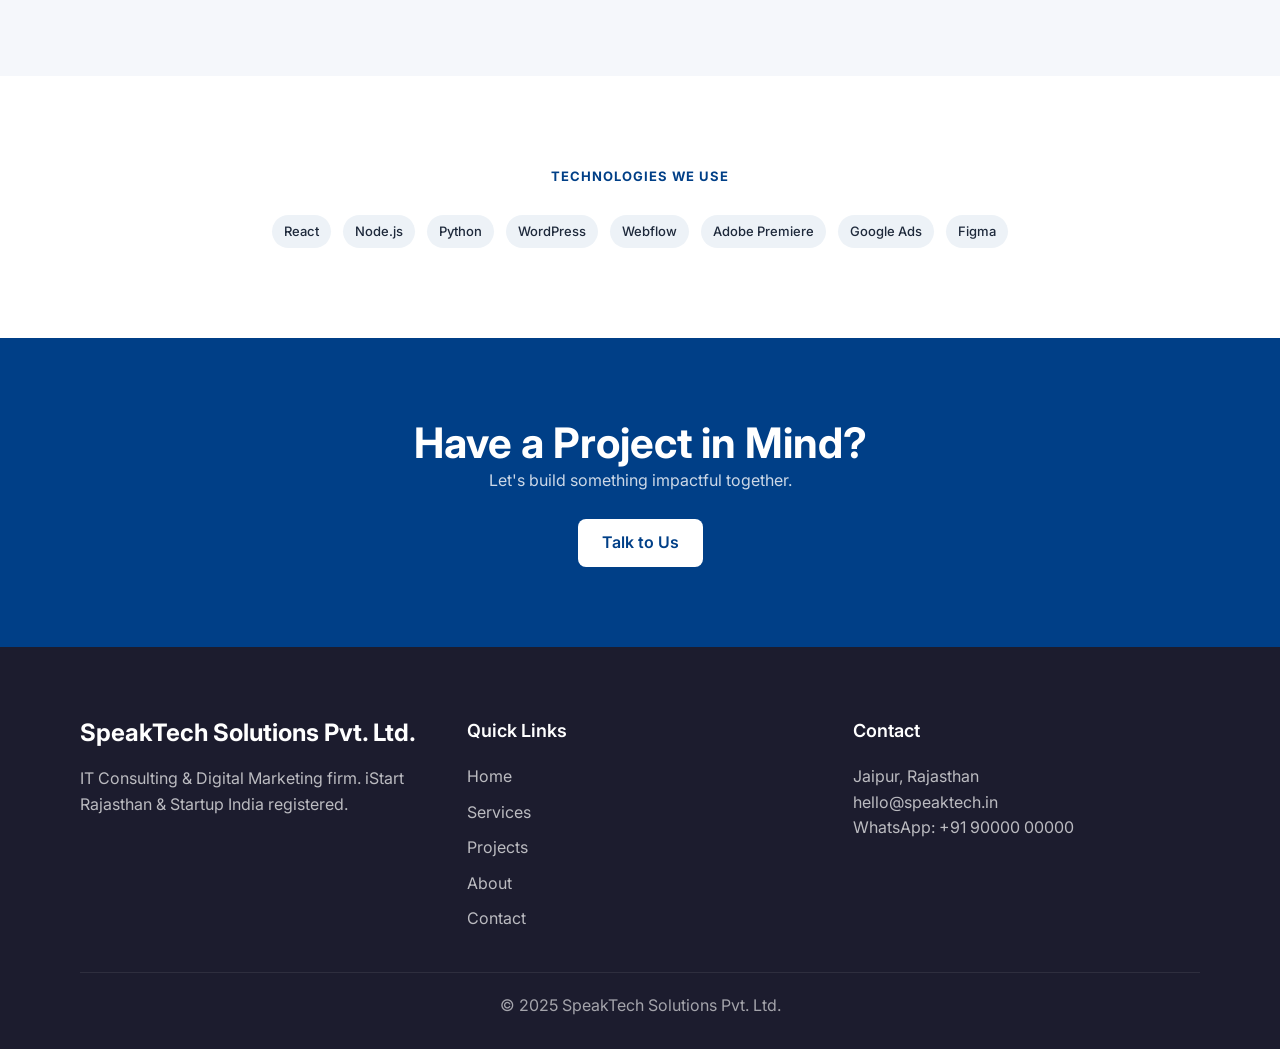
<file: pages/services.html>
<!DOCTYPE html>
<html lang="en">

<head>

  <meta charset="UTF-8" />

  <meta
    name="viewport"
    content="width=device-width, initial-scale=1.0"
  />

  <title>
    Our Services | SpeakTech Solutions
  </title>

  <meta
    name="description"
    content="Explore software development, website design, SEO, and video production services by SpeakTech Solutions."
  />

  <meta property="og:title" content="Our Services | SpeakTech Technologies LLP" />
  <meta property="og:description" content="Explore software development, website design, SEO, and video production services by SpeakTech Technologies LLP." />
  <meta property="og:type" content="website" />
  <meta property="og:url" content="https://speaktech-website.vercel.app/pages/services.html" />
  <meta name="twitter:card" content="summary" />
  <meta name="robots" content="index, follow" />

  <!-- GOOGLE FONTS -->
  <link rel="preconnect" href="https://fonts.googleapis.com">
  <link rel="preconnect" href="https://fonts.gstatic.com" crossorigin>
  <link href="https://fonts.googleapis.com/css2?family=Inter:wght@300;400;500;600;700;800;900&display=swap" rel="stylesheet">

  <link
    rel="stylesheet"
    href="../css/styles.css"
  />

</head>

<body>

  <!-- =========================
       NAVBAR
  ========================== -->

  <nav class="nav">

    <div class="container nav-wrapper">

      <a
        href="../index.html"
        class="nav-logo"
      >
        SpeakTech
        <span>Solutions</span>
      </a>

      <div class="nav-menu">

        <a
          href="../index.html"
          class="nav-link"
        >
          Home
        </a>

        <a
          href="services.html"
          class="nav-link active"
        >                                                         
          Services
        </a>

        <a
          href="projects.html"
          class="nav-link"
        >
          Projects
        </a>

        <a
          href="about.html"
          class="nav-link"
        >
          About
        </a>

        <a
          href="contact.html"
          class="nav-link"
        >
          Contact
        </a>

        <a
          href="contact.html"
          class="btn-primary nav-cta"
        >
          Get a Quote
        </a>

      </div>

      <button
        class="nav-hamburger"
        aria-label="Toggle Menu"
      >
        ☰
      </button>

    </div>

  </nav>

  <!-- =========================
       HERO
  ========================== -->

  <section class="page-hero">

    <div class="container">

      <p class="breadcrumb">
        Home › Services
      </p>

      <h1>
        Our Services
      </h1>

      <p class="hero-subtitle">
        Custom IT solutions built for scale.
      </p>

    </div>

  </section>

  <!-- =========================
       SERVICES
  ========================== -->

  <section class="section">

    <div class="container">

      <div class="grid-2">

        <!-- CARD -->
        <div class="card">

          <div class="service-icon">
            💻
          </div>

          <h3>
            Software Development
          </h3>

          <p>
            Building scalable software systems
            tailored to your business workflows.
          </p>

          <ul class="service-list">

            <li>
              Custom SaaS & Web Apps
            </li>

            <li>
              API Development
            </li>

            <li>
              Process Automation
            </li>

          </ul>

        </div>

        <!-- CARD -->
        <div class="card">

          <div class="service-icon">
            🌐
          </div>

          <h3>
            Website Development & Design
          </h3>

          <p>
            Modern websites focused on
            responsiveness, UX and conversions.
          </p>

          <ul class="service-list">

            <li>
              Responsive Design
            </li>

            <li>
              CMS Integration
            </li>

            <li>
              Landing Pages & Funnels
            </li>

          </ul>

        </div>

        <!-- CARD -->
        <div class="card">

          <div class="service-icon">
            🎬
          </div>

          <h3>
            Video Production Services
          </h3>

          <p>
            Professional production for courses,
            branding and digital campaigns.
          </p>

          <ul class="service-list">

            <li>
              Course Video Production
            </li>

            <li>
              Professional Editing
            </li>

            <li>
              YouTube Content
            </li>

          </ul>

        </div>

        <!-- CARD -->
        <div class="card">

          <div class="service-icon">
            📈
          </div>

          <h3>
            SEO Services
          </h3>

          <p>
            Improve visibility and generate
            consistent qualified traffic online.
          </p>

          <ul class="service-list">

            <li>
              Organic SEO
            </li>

            <li>
              Google Ads & PPC
            </li>

            <li>
              Content Marketing Strategy
            </li>

          </ul>

        </div>

      </div>

    </div>

  </section>

  <!-- =========================
       PROCESS
  ========================== -->

  <section class="section section-alt">

    <div class="container">

      <p class="section-label">
        HOW WE WORK
      </p>

      <h2>
        Our 3-Step Process
      </h2>

      <br /><br />

      <div class="process-wrapper">

        <!-- STEP -->
        <div class="process-step">

          <div class="step-number">
            1
          </div>

          <h3>
            Discovery
          </h3>

          <p>
            We understand your goals
            and constraints.
          </p>

        </div>

        <div class="process-line"></div>

        <!-- STEP -->
        <div class="process-step">

          <div class="step-number">
            2
          </div>

          <h3>
            Design & Build
          </h3>

          <p>
            We design, develop and
            iterate with feedback.
          </p>

        </div>

        <div class="process-line"></div>

        <!-- STEP -->
        <div class="process-step">

          <div class="step-number">
            3
          </div>

          <h3>
            Launch & Grow
          </h3>

          <p>
            We ship, monitor and
            continuously improve.
          </p>

        </div>

      </div>

    </div>

  </section>

  <!-- =========================
       TECH STACK
  ========================== -->

  <section class="section">

    <div class="container text-center">

      <p class="section-label">
        TECHNOLOGIES WE USE
      </p>

      <div class="tech-chips">

        <span class="badge">React</span>
        <span class="badge">Node.js</span>
        <span class="badge">Python</span>
        <span class="badge">WordPress</span>
        <span class="badge">Webflow</span>
        <span class="badge">Adobe Premiere</span>
        <span class="badge">Google Ads</span>
        <span class="badge">Figma</span>

      </div>

    </div>

  </section>

  <!-- =========================
       CTA
  ========================== -->

  <section class="cta-banner">

    <div class="container">

      <h2>
        Have a Project in Mind?
      </h2>

      <p>
        Let's build something impactful together.
      </p>

      <br />

      <a
        href="contact.html"
        class="btn-secondary"
        style="
          background:white;
          color:#003f87;
          border:none;
        "
      >
        Talk to Us
      </a>

    </div>

  </section>

  <!-- =========================
       FOOTER
  ========================== -->

  <footer class="footer">

    <div class="container">

      <div class="footer-grid">

        <!-- COL -->
        <div>

          <h3>
            SpeakTech Solutions Pvt. Ltd.
          </h3>

          <p>
            IT Consulting & Digital Marketing firm.
            iStart Rajasthan & Startup India registered.
          </p>

        </div>

        <!-- COL -->
        <div>

          <h4>
            Quick Links
          </h4>

          <div class="footer-links">

            <a href="../index.html">
              Home
            </a>

            <a href="services.html">
              Services
            </a>

            <a href="projects.html">
              Projects
            </a>

            <a href="about.html">
              About
            </a>

            <a href="contact.html">
              Contact
            </a>

          </div>

        </div>

        <!-- COL -->
        <div>

          <h4>
            Contact
          </h4>

          <p>
            Jaipur, Rajasthan
          </p>

          <p>
            hello@speaktech.in
          </p>

          <p>
            WhatsApp: +91 90000 00000
          </p>

        </div>

      </div>

      <div class="footer-bottom">

        © 2025 SpeakTech Solutions Pvt. Ltd.


      </div>

    </div>

  </footer>

 
  <script src="../js/main.js"></script>

</body>

</html>
</file>
<file: css/styles.css>
/* =========================
   GOOGLE FONT
========================= */

@import url('https://fonts.googleapis.com/css2?family=Inter:wght@300;400;500;600;700;800;900&display=swap');

/* =========================
   ROOT VARIABLES
========================= */

:root {

    --primary: #003f87;
    --primary-dark: #002d6b;

    --surface: #ffffff;
    --surface-alt: #f5f7fb;
    --surface-dark: #1c1c2e;

    --text: #1e293b;
    --text-light: #64748b;

    --border: #dbe4ee;

    --radius: 12px;

    --shadow:
        0 4px 20px rgba(0, 63, 135, 0.08);

}

/* =========================
   RESET
========================= */

* {
    margin: 0;
    padding: 0;
    box-sizing: border-box;
}

html {
    scroll-behavior: smooth;
}

body {

    font-family: 'Inter', sans-serif;

    background: var(--surface);

    color: var(--text);

    line-height: 1.6;
}

/* =========================
   GLOBAL
========================= */

.container {

    width: 100%;
    max-width: 1200px;

    margin: auto;

    padding: 0 40px;
}

.section {

    padding: 90px 0;
}

.section-alt {

    background: var(--surface-alt);
}

.text-center {

    text-align: center;
}

img {

    max-width: 100%;
    display: block;
}

/* =========================
   TYPOGRAPHY
========================= */

h1 {

    font-size: 64px;
    line-height: 1.1;
    font-weight: 800;
}

h2 {

    font-size: 42px;
    line-height: 1.2;
    font-weight: 700;
}

h3 {

    font-size: 24px;
    line-height: 1.3;
    font-weight: 700;
}

h4 {

    font-size: 18px;
    font-weight: 600;
}

p {

    color: var(--text-light);

    font-size: 16px;
}

.section-label {

    color: var(--primary);

    font-size: 13px;

    text-transform: uppercase;

    letter-spacing: 1px;

    font-weight: 700;

    margin-bottom: 14px;
}

/* =========================
   NAVBAR
========================= */

.nav {

    position: sticky;
    top: 0;

    z-index: 1000;

    background: rgba(255,255,255,0.9);

    backdrop-filter: blur(12px);

    border-bottom: 1px solid rgba(0,0,0,0.06);
}

.nav-wrapper {

    height: 78px;

    display: flex;

    align-items: center;

    justify-content: space-between;
}

.nav-logo {

    font-size: 24px;

    font-weight: 800;

    color: var(--primary);

    text-decoration: none;
}

.nav-logo span {

    font-weight: 300;
}

.nav-menu {

    display: flex;

    align-items: center;

    gap: 28px;
}

.nav-link {

    text-decoration: none;

    color: var(--text);

    font-weight: 500;

    transition: 0.3s;
}

.nav-link:hover,
.nav-link.active {

    color: var(--primary);
}

.nav-hamburger {

    display: none;

    border: none;

    background: none;

    font-size: 28px;

    cursor: pointer;
}

/* =========================
   HERO
========================= */

.hero {

    position: relative;

    min-height: 100vh;

    overflow: hidden;

    display: flex;

    align-items: center;

    background:
        linear-gradient(
            135deg,
            #f8fbff 0%,
            #eef4ff 100%
        );
}

#hero-animation {

    position: absolute;

    inset: 0;

    width: 100%;
    height: 100%;

    z-index: 0;
}

.hero-content {

    position: relative;

    z-index: 1;

    max-width: 760px;
}

.hero-badge {

    display: inline-block;

    background: rgba(0,63,135,0.08);

    color: var(--primary);

    padding: 10px 18px;

    border-radius: 999px;

    font-size: 14px;

    font-weight: 600;

    margin-bottom: 24px;
}

.hero-title {

    margin-bottom: 24px;
}

.hero-subtitle {

    font-size: 20px;

    line-height: 1.8;

    margin-bottom: 36px;
}

.hero-cta-group {

    display: flex;

    gap: 16px;

    flex-wrap: wrap;
}

/* =========================
   BUTTONS
========================= */

.btn-primary,
.btn-secondary {

    display: inline-flex;

    align-items: center;

    justify-content: center;

    height: 48px;

    padding: 0 24px;

    border-radius: 8px;

    text-decoration: none;

    font-weight: 600;

    transition: 0.3s;
}

.btn-primary {

    background:
        linear-gradient(
            135deg,
            var(--primary),
            var(--primary-dark)
        );

    color: white;
}

.btn-primary:hover {

    transform: translateY(-2px);

    box-shadow: var(--shadow);
}

.btn-secondary {

    border: 1px solid var(--primary);

    color: var(--primary);

    background: transparent;
}

.btn-secondary:hover {

    background: var(--primary);

    color: white;
}

/* =========================
   TRUST STRIP
========================= */

.trust-strip {

    padding: 24px 0;

    background: #f5f7fb;
}

/* =========================
   GRID
========================= */

.grid-2,
.grid-3,
.grid-4 {

    display: grid;

    gap: 24px;
}

.grid-2 {

    grid-template-columns: repeat(2, 1fr);
}

.grid-3 {

    grid-template-columns: repeat(3, 1fr);
}

.grid-4 {

    grid-template-columns: repeat(4, 1fr);
}

/* =========================
   CARD
========================= */

.card {

    background: white;

    border: 1px solid var(--border);

    border-radius: var(--radius);

    padding: 28px;

    transition: 0.3s;
}

.card:hover {

    border-color: var(--primary);

    box-shadow: var(--shadow);

    transform: translateY(-4px);
}

.card-service h3 {

    margin-bottom: 14px;
}

/* =========================
   PROJECT CARD
========================= */

.card-project {

    background: white;

    border: 1px solid var(--border);

    border-radius: var(--radius);

    overflow: hidden;

    transition: 0.3s;
}

.card-project:hover {

    border-color: var(--primary);

    box-shadow: var(--shadow);

    transform: translateY(-4px);
}

.project-image {

    height: 220px;

    background: #e8eff8;
}

.project-content {

    padding: 24px;
}

.project-content h3 {

    margin-bottom: 12px;
}

.project-chips {

    display: flex;

    gap: 10px;

    flex-wrap: wrap;

    margin-bottom: 18px;
}

/* =========================
   BADGE
========================= */

.badge {

    background: #edf2f7;

    color: var(--text);

    padding: 6px 12px;

    border-radius: 999px;

    font-size: 13px;

    font-weight: 500;
}

/* =========================
   ABOUT
========================= */

.about-quote {

    border-left: 4px solid var(--primary);

    padding-left: 20px;

    font-size: 18px;

    color: var(--text);
}

.stats-grid {

    display: grid;

    grid-template-columns: repeat(3, 1fr);

    gap: 20px;
}

/* =========================
   PROCESS
========================= */

.process-wrapper {

    display: flex;

    align-items: center;

    justify-content: space-between;

    gap: 20px;

    margin-top: 50px;
}

.process-step {

    flex: 1;

    text-align: center;
}

.step-number {

    width: 60px;
    height: 60px;

    border-radius: 50%;

    background: var(--primary);

    color: white;

    display: flex;

    align-items: center;

    justify-content: center;

    margin: auto auto 20px;

    font-size: 22px;

    font-weight: 700;
}

.process-line {

    flex: 0.3;

    height: 2px;

    background: var(--border);
}

/* =========================
   TECH CHIPS
========================= */

.tech-chips {

    display: flex;

    gap: 12px;

    justify-content: center;

    flex-wrap: wrap;

    margin-top: 28px;
}

/* =========================
   FORMS
========================= */

.form-group {

    margin-bottom: 20px;
}

.form-group label {

    display: block;

    margin-bottom: 8px;

    font-weight: 600;
}

.form-group input,
.form-group textarea,
.form-group select {

    width: 100%;

    padding: 14px 16px;

    border-radius: 8px;

    border: 1px solid #cbd5e1;

    font-size: 16px;

    font-family: inherit;

    outline: none;

    transition: 0.3s;
}

.form-group input:focus,
.form-group textarea:focus,
.form-group select:focus {

    border-color: var(--primary);

    box-shadow:
        0 0 0 4px rgba(0,63,135,0.08);
}

/* =========================
   CTA BANNER
========================= */

.cta-banner {

    background: var(--primary);

    color: white;

    text-align: center;

    padding: 80px 0;
}

.cta-banner p {

    color: rgba(255,255,255,0.8);
}

/* =========================
   FOOTER
========================= */

.footer {

    background: var(--surface-dark);

    color: white;

    padding: 70px 0 30px;
}

.footer-grid {

    display: grid;

    grid-template-columns: repeat(3, 1fr);

    gap: 40px;
}

.footer h3,
.footer h4 {

    margin-bottom: 18px;
}

.footer p,
.footer a {

    color: rgba(255,255,255,0.7);

    text-decoration: none;
}

.footer-links {

    display: flex;

    flex-direction: column;

    gap: 10px;
}

.footer-bottom {

    border-top: 1px solid rgba(255,255,255,0.08);

    margin-top: 40px;

    padding-top: 20px;

    text-align: center;

    color: rgba(255,255,255,0.6);
}

/* =========================
   PAGE HERO
========================= */

.page-hero {

    background: var(--primary);

    color: white;

    padding: 120px 0 80px;
}

.page-hero p {

    color: rgba(255,255,255,0.8);
}

.breadcrumb {

    margin-bottom: 14px;

    font-size: 14px;
}

/* =========================
   MOBILE
========================= */

@media (max-width: 768px) {

    .container {

        padding: 0 20px;
    }

    h1 {

        font-size: 42px;
    }

    h2 {

        font-size: 32px;
    }

    .grid-2,
    .grid-3,
    .grid-4 {

        grid-template-columns: 1fr;
    }

    .stats-grid {

        grid-template-columns: 1fr;
    }

    .process-wrapper {

        flex-direction: column;
    }

    .process-line {

        width: 2px;
        height: 40px;
    }

    .nav-menu {

        position: absolute;

        top: 78px;
        left: 0;

        width: 100%;

        background: white;

        flex-direction: column;

        padding: 24px;

        display: none;
    }

    .nav-menu.active {

        display: flex;
    }

    .nav-hamburger {

        display: block;
    }

    .footer-grid {

        grid-template-columns: 1fr;
    }

    .hero {

        text-align: center;
    }

    .hero-cta-group {

        justify-content: center;
    }

}
</file>
